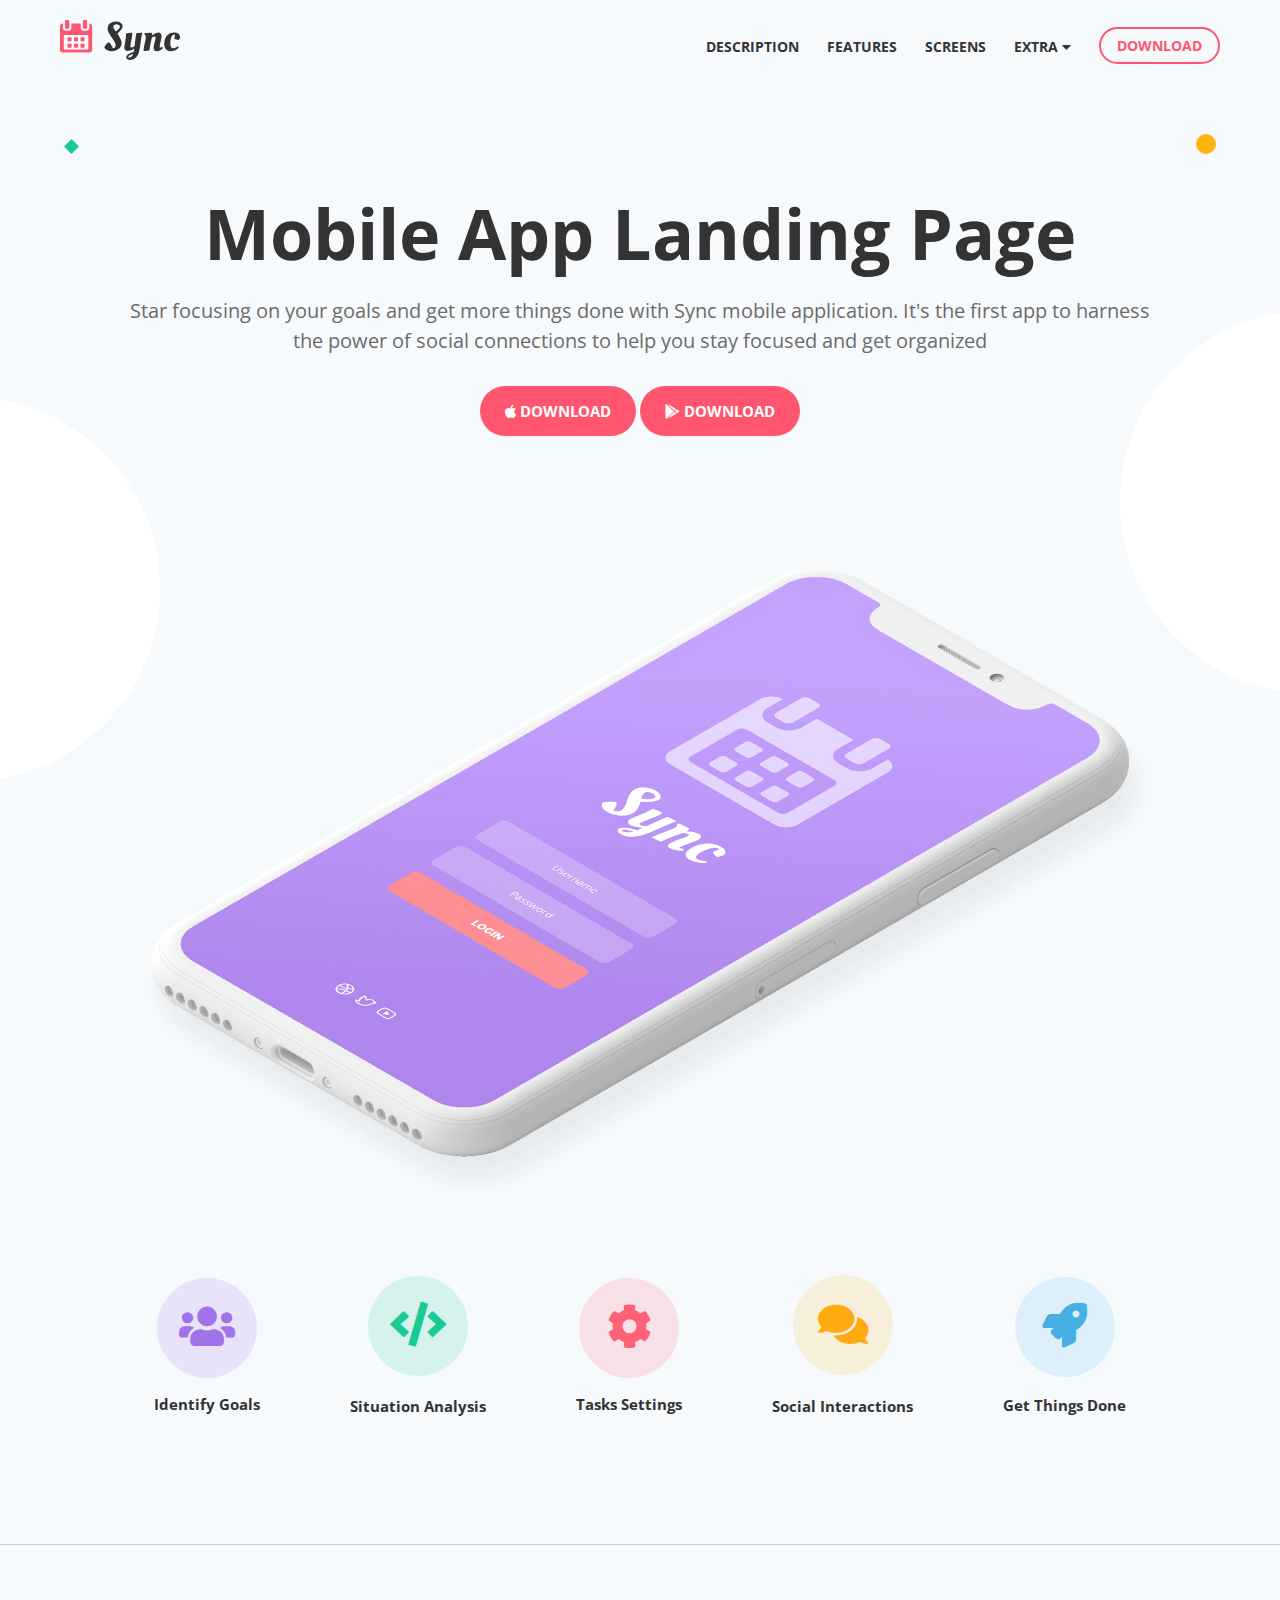
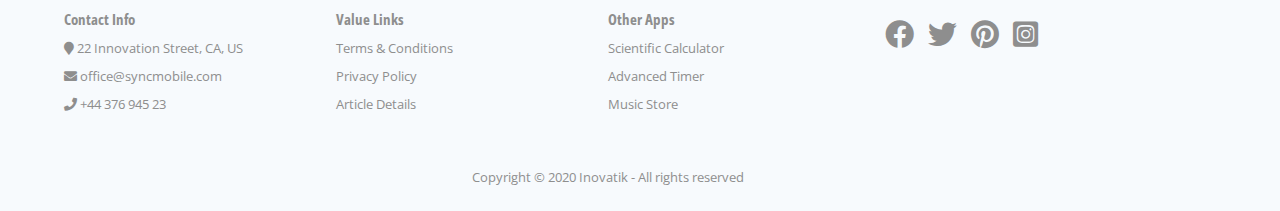
<file: index.html>
<!DOCTYPE html>
<html lang="en">

<head>
    <meta charset="UTF-8">
    <meta name="viewport" content="width=device-width, initial-scale=1.0">
    <title>Réplica web individual</title>
    <link rel="stylesheet" href="/config/styles/styles.css">
    <link rel="preconnect" href="https://fonts.googleapis.com">
    <link rel="preconnect" href="https://fonts.gstatic.com" crossorigin>
    <link
        href="https://fonts.googleapis.com/css2?family=Oleo+Script&family=Open+Sans:ital,wght@0,400;0,700;1,400&display=swap"
        rel="stylesheet">
    <link rel="stylesheet" href="https://use.fontawesome.com/releases/v5.12.1/css/all.css" crossorigin="anonymous">
    <link rel="icon" type="image/png" sizes="32x32" href="/src/assets/images/favicon.png" />
</head>

<body>

    <header>

        <div id="logo-name">
            <a href="../../index.html"> <img id="logo" src="/src/assets/images/logo.svg" alt="Calendar logo Sync"> </a>
        </div>

        <nav class="nav" id="nav">
            <section class="close-button-section">
                <button class="close" id="close">
                    <i class="fa fa-times"></i>
                </button>
            </section>
            <section class="nav-content-section">
                <ul class="nav-list">
                    <li><a href="/src/pages/description.html">DESCRIPTION</a></li>
                    <li><a href="#">FEATURES</a></li>
                    <li><a href="/src/pages/screens.html">SCREENS</a></li>
                    <li>
                        <div class="drop-down-menu">
                            <button class="drop-down-button">
                                EXTRA
                                <i class="fa fa-caret-down"></i>
                            </button>
                            <div class="drop-down-menu-content">
                                <a href="#">ARTICLE DETAILS</a>
                                <a href="#">TERMS CONDITION</a>
                                <a href="#">PRIVACY POLICY</a>
                            </div>
                        </div>
                    </li>
                </ul>
                <button class="button-border"><a target="_blank" href="https://factoriaf5.org/">DOWNLOAD</a></button>
            </section>
        </nav>

        <button class="open" id="open">
            <i class="fa fa-bars"></i>
        </button>
    </header>

    <main>
        <article id="home-page">
            <div class="images-background">
                <div class="image-green-diamond">
                    <img src="/src/assets/images/decorative-green-diamond.svg" alt="green diamond">
                </div>
                <div class="image-yellow-circle">
                    <img src="/src/assets/images/decorative-yellow-circle.svg" alt="yellow circle">
                </div>
            </div>
            <section id="home-page-info">
                <h1>Mobile App Landing Page</h1>
                <p>Star focusing on your goals and get more things done with Sync mobile application. It's
                    the first app to harness the power of social connections to help you stay focused and get
                    organized</p>
                <div id="buttons">
                    <button class="button-color">
                        <a href="https://femcoders.factoriaf5.org/" target="_blank">
                            <i class="fab fa-apple"></i>
                            DOWNLOAD
                            <span></span>
                        </a>
                    </button>
                    <button class="button-color">
                        <a href="https://www.somosf5.org/" target="_blank">
                            <i class="fab fa-google-play"></i>
                            DOWNLOAD
                            <span></span>
                        </a>
                    </button>
                </div>
            </section>

            <section id="img-info">
                <img id="iphone" src="/src/assets/images/header-iphone.png" alt="iphone whit the app">
            </section>

            <section id="app-properties">

                <div class="property">
                    <div class="property-container" id="users">
                        <i class="fa fa-users"></i>
                    </div>
                    <p>Identify Goals</p>
                </div>

                <div class="property">
                    <div class="property-container" id="code">
                        <i class="fa fa-code"></i>
                    </div>
                    <p>Situation Analysis</p>
                </div>

                <div class="property">
                    <div class="property-container" id="cog">
                        <i class="fa fa-cog"></i>
                    </div>
                    <p>Tasks Settings</p>
                </div>

                <div class="property">
                    <div class="property-container" id="comments">
                        <i class="fa fa-comments"></i>
                    </div>
                    <p>Social Interactions</p>
                </div>

                <div class="property">
                    <div class="property-container" id="rocket">
                        <i class="fa fa-rocket"></i>
                    </div>
                    <p>Get Things Done</p>
                </div>

            </section>

        </article>
    </main>

    <script src="/src/assets/js/header.js"></script>
</body>

<footer>
    <div class="footer-container">
        <div class="footer-row">

            <div class="footer-col">
                <h3>Contact Info</h3>
                <ul>
                    <li>
                        <a href="#">
                            <i class="fa fa-map-marker" aria-hidden="true"></i>
                            22 Innovation Street, CA, US
                        </a>
                    </li>
                    <li>
                        <a href="#">
                            <i class="fa fa-envelope" aria-hidden="true"></i>
                            office@syncmobile.com
                        </a>
                    </li>
                    <li>
                        <a href="#">
                            <i class="fa fa-phone" aria-hidden="true"></i>
                            +44 376 945 23
                        </a>
                    </li>
                </ul>
            </div>

            <div class="footer-col">
                <h3>Value Links</h3>
                <ul>
                    <li><a href="">Terms & Conditions</a></li>
                    <li><a href="">Privacy Policy</a></li>
                    <li><a href="">Article Details</a></li>
                </ul>
            </div>

            <div class="footer-col">
                <h3>Other Apps</h3>
                <ul>
                    <li><a href="">Scientific Calculator</a></li>
                    <li><a href="">Advanced Timer</a></li>
                    <li><a href="">Music Store</a></li>
                </ul>
            </div>

            <div class="footer-col">
                <div class="social-links">
                    <a href="https://www.facebook.com/" target="_blank"><i class="fab fa-facebook"
                            aria-hidden="true"></i></a>
                    <a href="https://twitter.com/" target="_blank"><i class="fab fa-twitter" aria-hidden="true"></i></a>
                    <a href="https://www.pinterest.es/" target="_blank"><i class="fab fa-pinterest"
                            aria-hidden="true"></i></a>
                    <a href="https://www.instagram.com/" target="_blank"><i class="fab fa-instagram-square"
                            aria-hidden="true"></i></a>
                </div>
            </div>

        </div>
    </div>

    <section class="copyright">
        <div class="copyright-container">
            <p>Copyright © 2020 Inovatik - All rights reserved</p>
        </div>
    </section>
</footer>


</html>
</file>
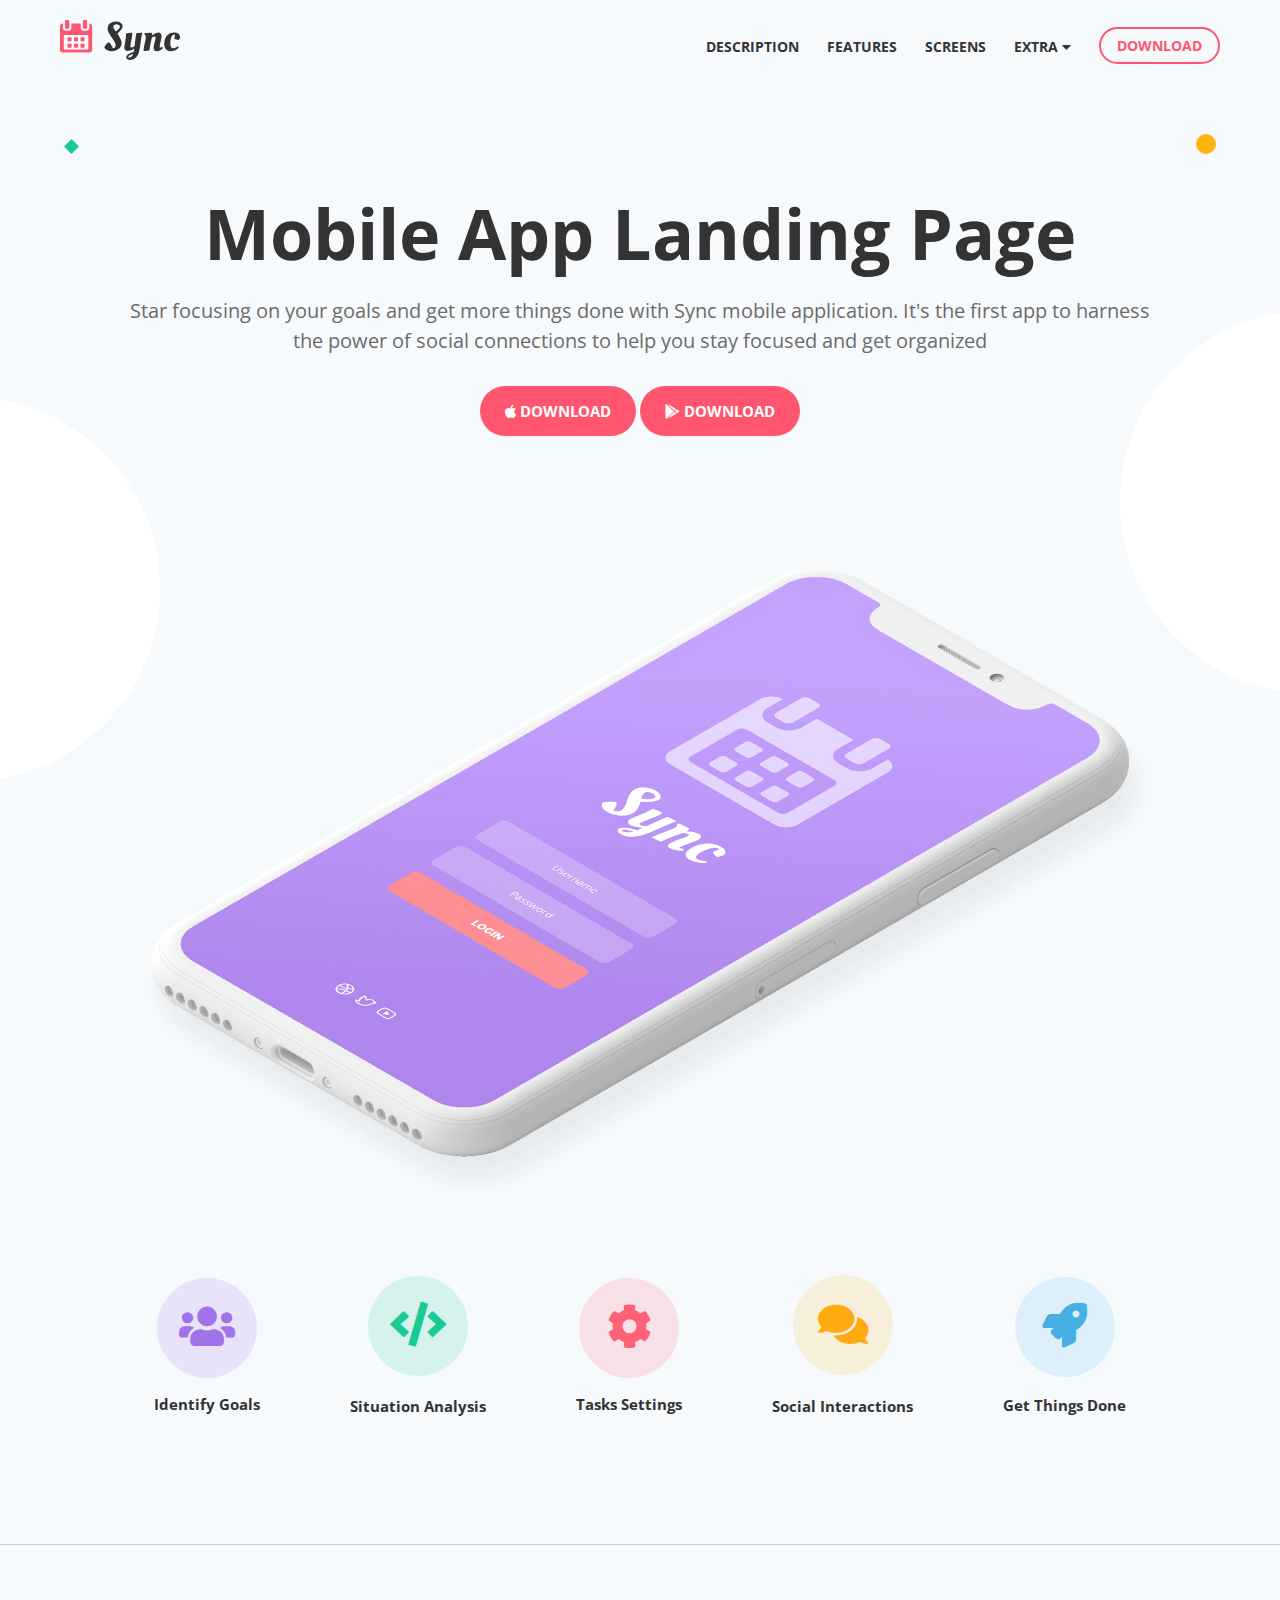
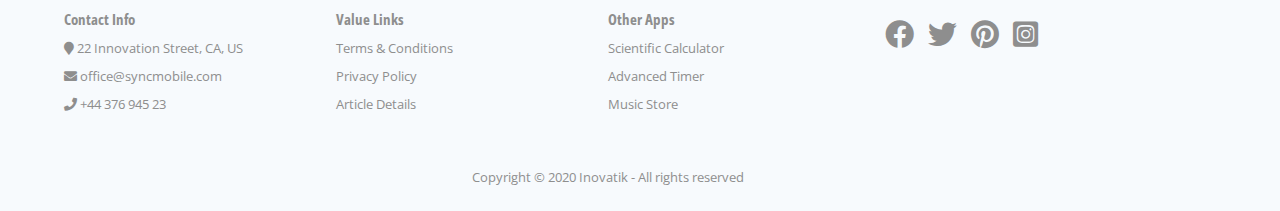
<file: src/index.html>
<!DOCTYPE html>
<html lang="en">

<head>
    <meta charset="UTF-8">
    <meta name="viewport" content="width=device-width, initial-scale=1.0">
    <title>Réplica web individual</title>
    <link rel="stylesheet" href="/config/styles/styles.css">
    <link rel="preconnect" href="https://fonts.googleapis.com">
    <link rel="preconnect" href="https://fonts.gstatic.com" crossorigin>
    <link
        href="https://fonts.googleapis.com/css2?family=Oleo+Script&family=Open+Sans:ital,wght@0,400;0,700;1,400&display=swap"
        rel="stylesheet">
    <link rel="stylesheet" href="https://use.fontawesome.com/releases/v5.12.1/css/all.css" crossorigin="anonymous">
    <link rel="icon" type="image/png" sizes="32x32" href="/src/assets/images/favicon.png" />
</head>

<body>

    <header>

        <div id="logo-name">
            <a href="/src/index.html"> <img id="logo" src="/src/assets/images/logo.svg" alt="Calendar logo Sync"> </a>
        </div>

        <nav class="nav" id="nav">
            <section class="close-button-section">
                <button class="close" id="close">
                    <i class="fa fa-times"></i>
                </button>
            </section>
            <section class="nav-content-section">
                <ul class="nav-list">
                    <li><a href="/src/pages/description.html">DESCRIPTION</a></li>
                    <li><a href="#">FEATURES</a></li>
                    <li><a href="/src/pages/screens.html">SCREENS</a></li>
                    <li>
                        <div class="drop-down-menu">
                            <button class="drop-down-button">
                                EXTRA
                                <i class="fa fa-caret-down"></i>
                            </button>
                            <div class="drop-down-menu-content">
                                <a href="#">ARTICLE DETAILS</a>
                                <a href="#">TERMS CONDITION</a>
                                <a href="#">PRIVACY POLICY</a>
                            </div>
                        </div>
                    </li>
                </ul>
                <button class="button-border"><a target="_blank" href="https://factoriaf5.org/">DOWNLOAD</a></button>
            </section>
        </nav>

        <button class="open" id="open">
            <i class="fa fa-bars"></i>
        </button>
    </header>

    <main>
        <article id="home-page">
            <div class="images-background">
                <div class="image-green-diamond">
                    <img src="/src/assets/images/decorative-green-diamond.svg" alt="green diamond">
                </div>
                <div class="image-yellow-circle">
                    <img src="/src/assets/images/decorative-yellow-circle.svg" alt="yellow circle">
                </div>
            </div>
            <section id="home-page-info">
                <h1>Mobile App Landing Page</h1>
                <p>Star focusing on your goals and get more things done with Sync mobile application. It's
                    the first app to harness the power of social connections to help you stay focused and get
                    organized</p>
                <div id="buttons">
                    <button class="button-color">
                        <a href="https://femcoders.factoriaf5.org/" target="_blank">
                            <i class="fab fa-apple"></i>
                            DOWNLOAD
                            <span></span>
                        </a>
                    </button>
                    <button class="button-color">
                        <a href="https://www.somosf5.org/" target="_blank">
                            <i class="fab fa-google-play"></i>
                            DOWNLOAD
                            <span></span>
                        </a>
                    </button>
                </div>
            </section>

            <section id="img-info">
                <img id="iphone" src="/src/assets/images/header-iphone.png" alt="iphone whit the app">
            </section>

            <section id="app-properties">

                <div class="property">
                    <div class="property-container" id="users">
                        <i class="fa fa-users"></i>
                    </div>
                    <p>Identify Goals</p>
                </div>

                <div class="property">
                    <div class="property-container" id="code">
                        <i class="fa fa-code"></i>
                    </div>
                    <p>Situation Analysis</p>
                </div>

                <div class="property">
                    <div class="property-container" id="cog">
                        <i class="fa fa-cog"></i>
                    </div>
                    <p>Tasks Settings</p>
                </div>

                <div class="property">
                    <div class="property-container" id="comments">
                        <i class="fa fa-comments"></i>
                    </div>
                    <p>Social Interactions</p>
                </div>

                <div class="property">
                    <div class="property-container" id="rocket">
                        <i class="fa fa-rocket"></i>
                    </div>
                    <p>Get Things Done</p>
                </div>

            </section>

        </article>
    </main>

    <script src="/src/assets/js/header.js"></script>
</body>

<footer>
    <div class="footer-container">
        <div class="footer-row">

            <div class="footer-col">
                <h3>Contact Info</h3>
                <ul>
                    <li>
                        <a href="#">
                            <i class="fa fa-map-marker" aria-hidden="true"></i>
                            22 Innovation Street, CA, US
                        </a>
                    </li>
                    <li>
                        <a href="#">
                            <i class="fa fa-envelope" aria-hidden="true"></i>
                            office@syncmobile.com
                        </a>
                    </li>
                    <li>
                        <a href="#">
                            <i class="fa fa-phone" aria-hidden="true"></i>
                            +44 376 945 23
                        </a>
                    </li>
                </ul>
            </div>

            <div class="footer-col">
                <h3>Value Links</h3>
                <ul>
                    <li><a href="">Terms & Conditions</a></li>
                    <li><a href="">Privacy Policy</a></li>
                    <li><a href="">Article Details</a></li>
                </ul>
            </div>

            <div class="footer-col">
                <h3>Other Apps</h3>
                <ul>
                    <li><a href="">Scientific Calculator</a></li>
                    <li><a href="">Advanced Timer</a></li>
                    <li><a href="">Music Store</a></li>
                </ul>
            </div>

            <div class="footer-col">
                <div class="social-links">
                    <a href="https://www.facebook.com/" target="_blank"><i class="fab fa-facebook"
                            aria-hidden="true"></i></a>
                    <a href="https://twitter.com/" target="_blank"><i class="fab fa-twitter" aria-hidden="true"></i></a>
                    <a href="https://www.pinterest.es/" target="_blank"><i class="fab fa-pinterest"
                            aria-hidden="true"></i></a>
                    <a href="https://www.instagram.com/" target="_blank"><i class="fab fa-instagram-square"
                            aria-hidden="true"></i></a>
                </div>
            </div>

        </div>
    </div>

    <section class="copyright">
        <div class="copyright-container">
            <p>Copyright © 2020 Inovatik - All rights reserved</p>
        </div>
    </section>
</footer>


</html>
</file>
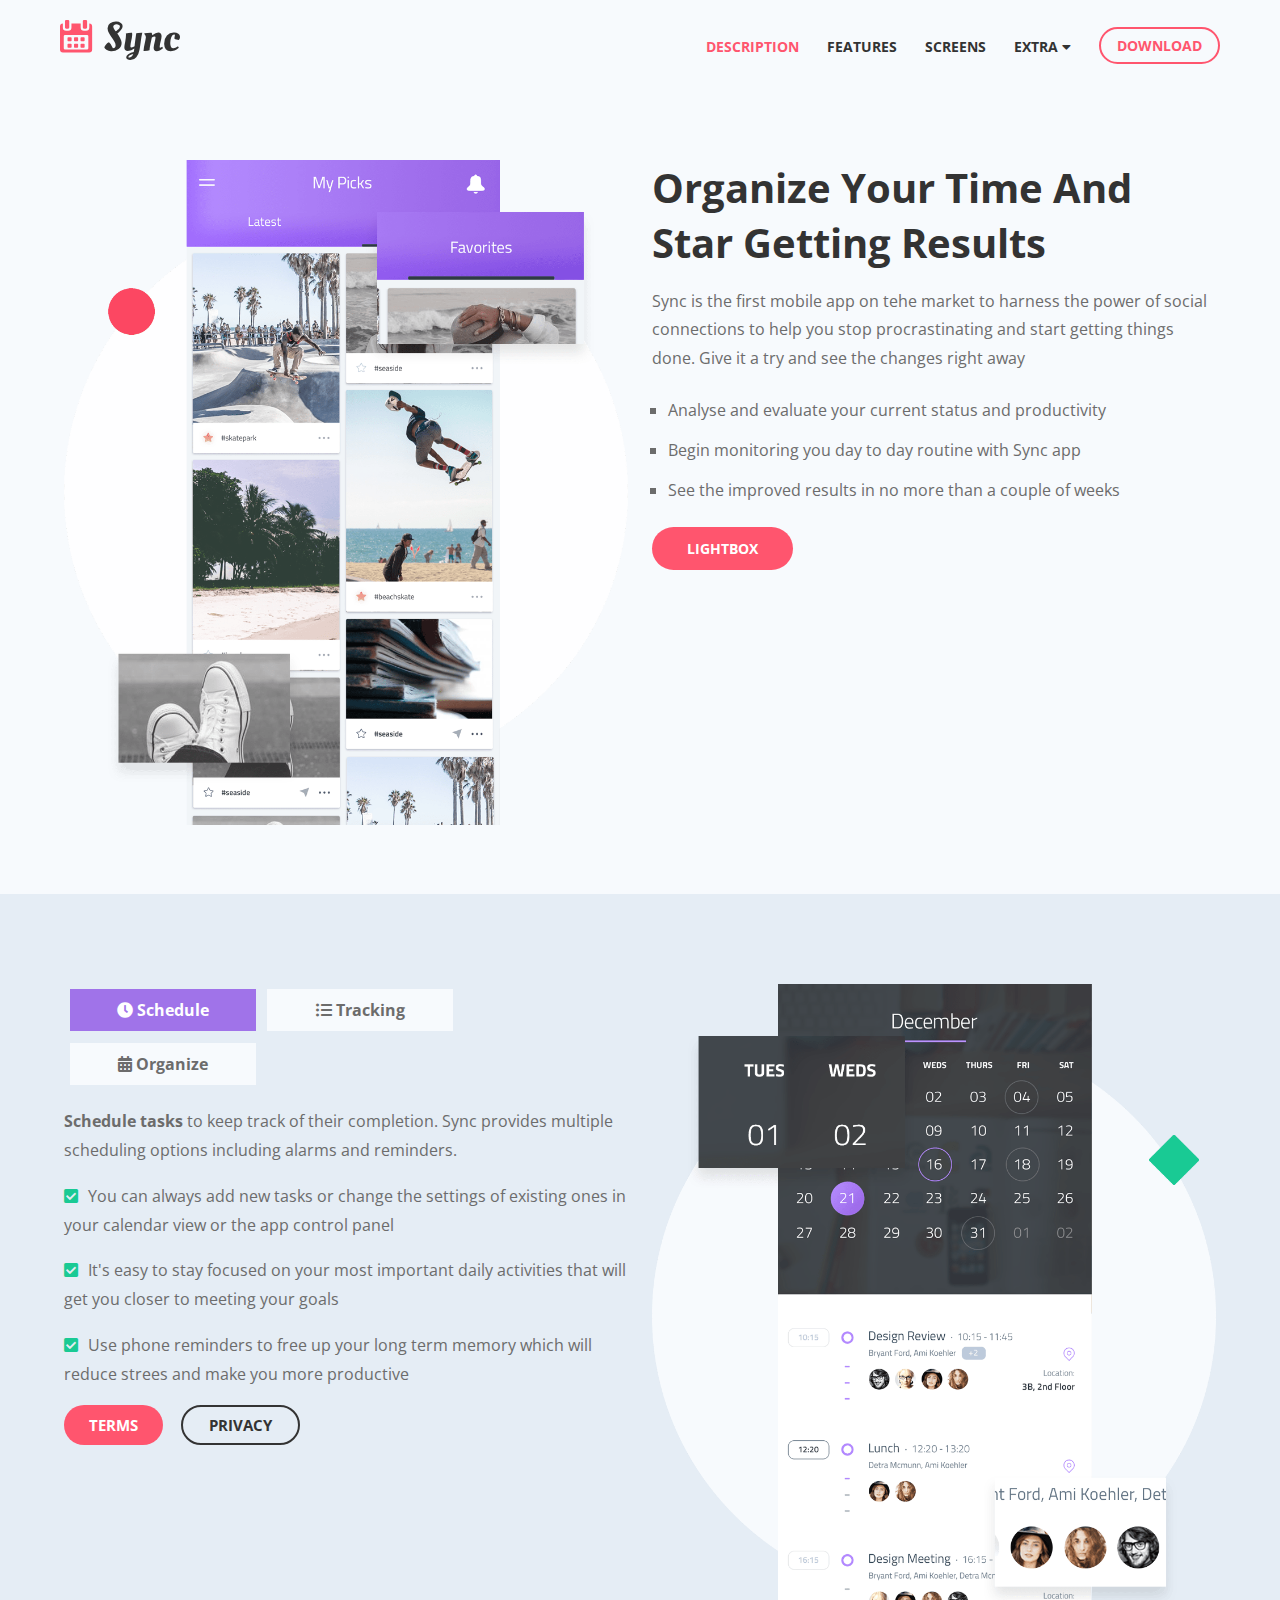
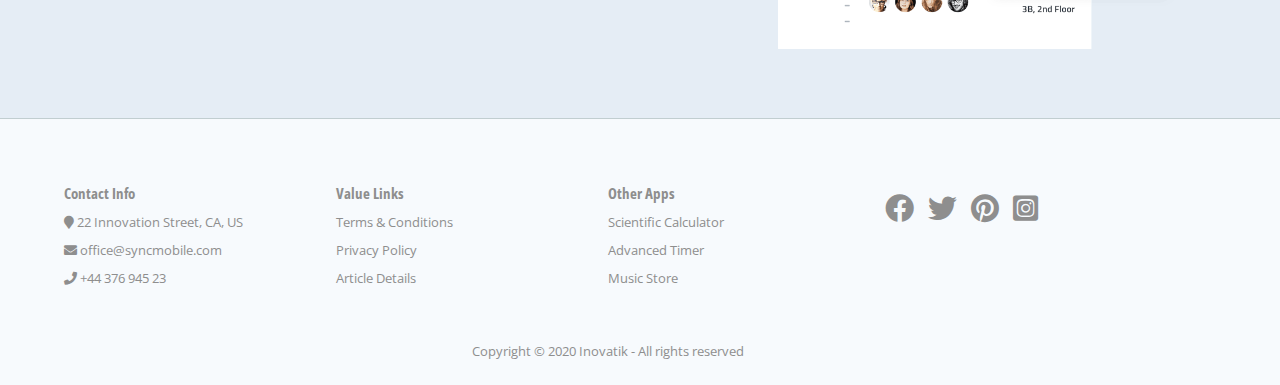
<file: src/pages/description.html>
<!DOCTYPE html>
<html lang="en">

<head>
    <meta charset="UTF-8">
    <meta name="viewport" content="width=device-width, initial-scale=1.0">
    <title>Réplica web individual</title>
    <link rel="stylesheet" href="/config/styles/styles.css">
    <link rel="preconnect" href="https://fonts.googleapis.com">
    <link rel="preconnect" href="https://fonts.gstatic.com" crossorigin>
    <link
        href="https://fonts.googleapis.com/css2?family=Oleo+Script&family=Open+Sans:ital,wght@0,400;0,700;1,400&display=swap"
        rel="stylesheet">
    <link rel="stylesheet" href="https://use.fontawesome.com/releases/v5.12.1/css/all.css" crossorigin="anonymous">
    <link rel="icon" type="image/png" sizes="32x32" href="/src/assets/images/favicon.png" />
</head>

<body>

    <header>

        <div id="logo-name">
            <a href="../../index.html"> <img id="logo" src="/src/assets/images/logo.svg" alt="Calendar logo Sync"> </a>
        </div>

        <nav class="nav" id="nav">
            <section class="close-button-section">
                <button class="close" id="close">
                    <i class="fa fa-times"></i>
                </button>
            </section>
            <section class="nav-content-section">
                <ul class="nav-list">
                    <li><a class="nav-list-description" href="/src/pages/description.html">DESCRIPTION</a></li>
                    <li><a href="#">FEATURES</a></li>
                    <li><a href="/src/pages/screens.html">SCREENS</a></li>
                    <li>
                        <div class="drop-down-menu">
                            <button class="drop-down-button">
                                EXTRA
                                <i class="fa fa-caret-down"></i>
                            </button>
                            <div class="drop-down-menu-content">
                                <a href="#">ARTICLE DETAILS</a>
                                <a href="#">TERMS CONDITION</a>
                                <a href="#">PRIVACY POLICY</a>
                            </div>
                        </div>
                    </li>
                </ul>
                <button class="button-border"><a target="_blank" href="https://factoriaf5.org/">DOWNLOAD</a></button>
            </section>
        </nav>

        <button class="open" id="open">
            <i class="fa fa-bars"></i>
        </button>
    </header>

    <main>

        <section class="organize">
            <div class="organize-img">
                <img src="/src/assets/images/description-1-app.png" alt="view of my photo gallery">
            </div>
            <section class="organize-info">
                <h2>Organize Your Time And Star Getting Results</h2>
                <p>Sync is the first mobile app on tehe market to harness the power of social connections to help you
                    stop procrastinating and start getting things done. Give it a try and see the changes right away
                </p>
                <div class="organize-list">
                    <ul type="square">
                        <li>Analyse and evaluate your current status and productivity</li>
                        <li>Begin monitoring you day to day routine with Sync app</li>
                        <li>See the improved results in no more than a couple of weeks</li>
                    </ul>
                </div>
                <button class="button-color"><a href="https://femcoders.factoriaf5.org/" target="_blank">LIGHTBOX</a></button>
            </section>
        </section>

        <section class="schedule">
            <section class="schedule-info">
                <div class="schedule-buttons">
                    <button class="square-button square-button-color"> 
                        <a href="">
                            <i class="fa fa-clock" aria-hidden="true"></i>
                            Schedule
                        </a>
                    </button>
                    <button class="square-button">
                        <a href="">
                            <i class="fa fa-list-ul" aria-hidden="true"></i>
                            Tracking
                        </a>
                    </button>
                    <button class="square-button">
                        <a href="">
                            <i class="fa fa-calendar-alt" aria-hidden="true"></i>
                            Organize
                        </a>
                    </button>
                </div>
                <div class="schedule-p">
                    <p><b>Schedule tasks</b> to keep track of their completion. Sync provides multiple scheduling options including alarms and reminders.</p>
                    <p>
                        <i class="fa fa-check-square" aria-hidden="true"></i>
                        You can always add new tasks or change the settings of existing ones in your calendar view or the app control panel
                    </p>
                    <p>
                        <i class="fa fa-check-square" aria-hidden="true"></i>
                        It's easy to stay focused on your most important daily activities that will get you closer to meeting your goals
                    </p>
                    <p>
                        <i class="fa fa-check-square" aria-hidden="true"></i>
                        Use phone reminders to free up your long term memory which will reduce strees and make you more productive
                    </p>
                </div>
                <button class="button-color"><a href="https://www.somosf5.org/" target="_blank">TERMS</a></button>
                <button class="button-border"><a href="https://www.somosf5.org/" target="_blank">PRIVACY</a></button>
            </section>
             <div class="schedule-img">
                <img src="/src/assets/images/description-2-app.png" alt="view of my calendar">
            </div>
        </section>
    </main>

    <script src="/src/assets/js/header.js"></script>
</body>

<footer>
    <div class="footer-container">
        <div class="footer-row">

            <div class="footer-col">
                <h3>Contact Info</h3>
                <ul>
                    <li>
                        <a href="#">
                            <i class="fa fa-map-marker" aria-hidden="true"></i>
                            22 Innovation Street, CA, US
                        </a>
                    </li>
                    <li>
                        <a href="#">
                            <i class="fa fa-envelope" aria-hidden="true"></i>
                            office@syncmobile.com
                        </a>
                    </li>
                    <li>
                        <a href="#">
                            <i class="fa fa-phone" aria-hidden="true"></i>
                            +44 376 945 23
                        </a>
                    </li>
                </ul>
            </div>

            <div class="footer-col">
                <h3>Value Links</h3>
                <ul>
                    <li><a href="">Terms & Conditions</a></li>
                    <li><a href="">Privacy Policy</a></li>
                    <li><a href="">Article Details</a></li>
                </ul>
            </div>

            <div class="footer-col">
                <h3>Other Apps</h3>
                <ul>
                    <li><a href="">Scientific Calculator</a></li>
                    <li><a href="">Advanced Timer</a></li>
                    <li><a href="">Music Store</a></li>
                </ul>
            </div>

            <div class="footer-col">
                <div class="social-links">
                    <a href="https://www.facebook.com/" target="_blank"><i class="fab fa-facebook"
                            aria-hidden="true"></i></a>
                    <a href="https://twitter.com/" target="_blank"><i class="fab fa-twitter" aria-hidden="true"></i></a>
                    <a href="https://www.pinterest.es/" target="_blank"><i class="fab fa-pinterest"
                            aria-hidden="true"></i></a>
                    <a href="https://www.instagram.com/" target="_blank"><i class="fab fa-instagram-square"
                            aria-hidden="true"></i></a>
                </div>
            </div>

        </div>
    </div>
    <section class="copyright">
        <div class="copyright-container">
            <p>Copyright © 2020 Inovatik - All rights reserved</p>
        </div>
    </section>
</footer>

</html>
</file>
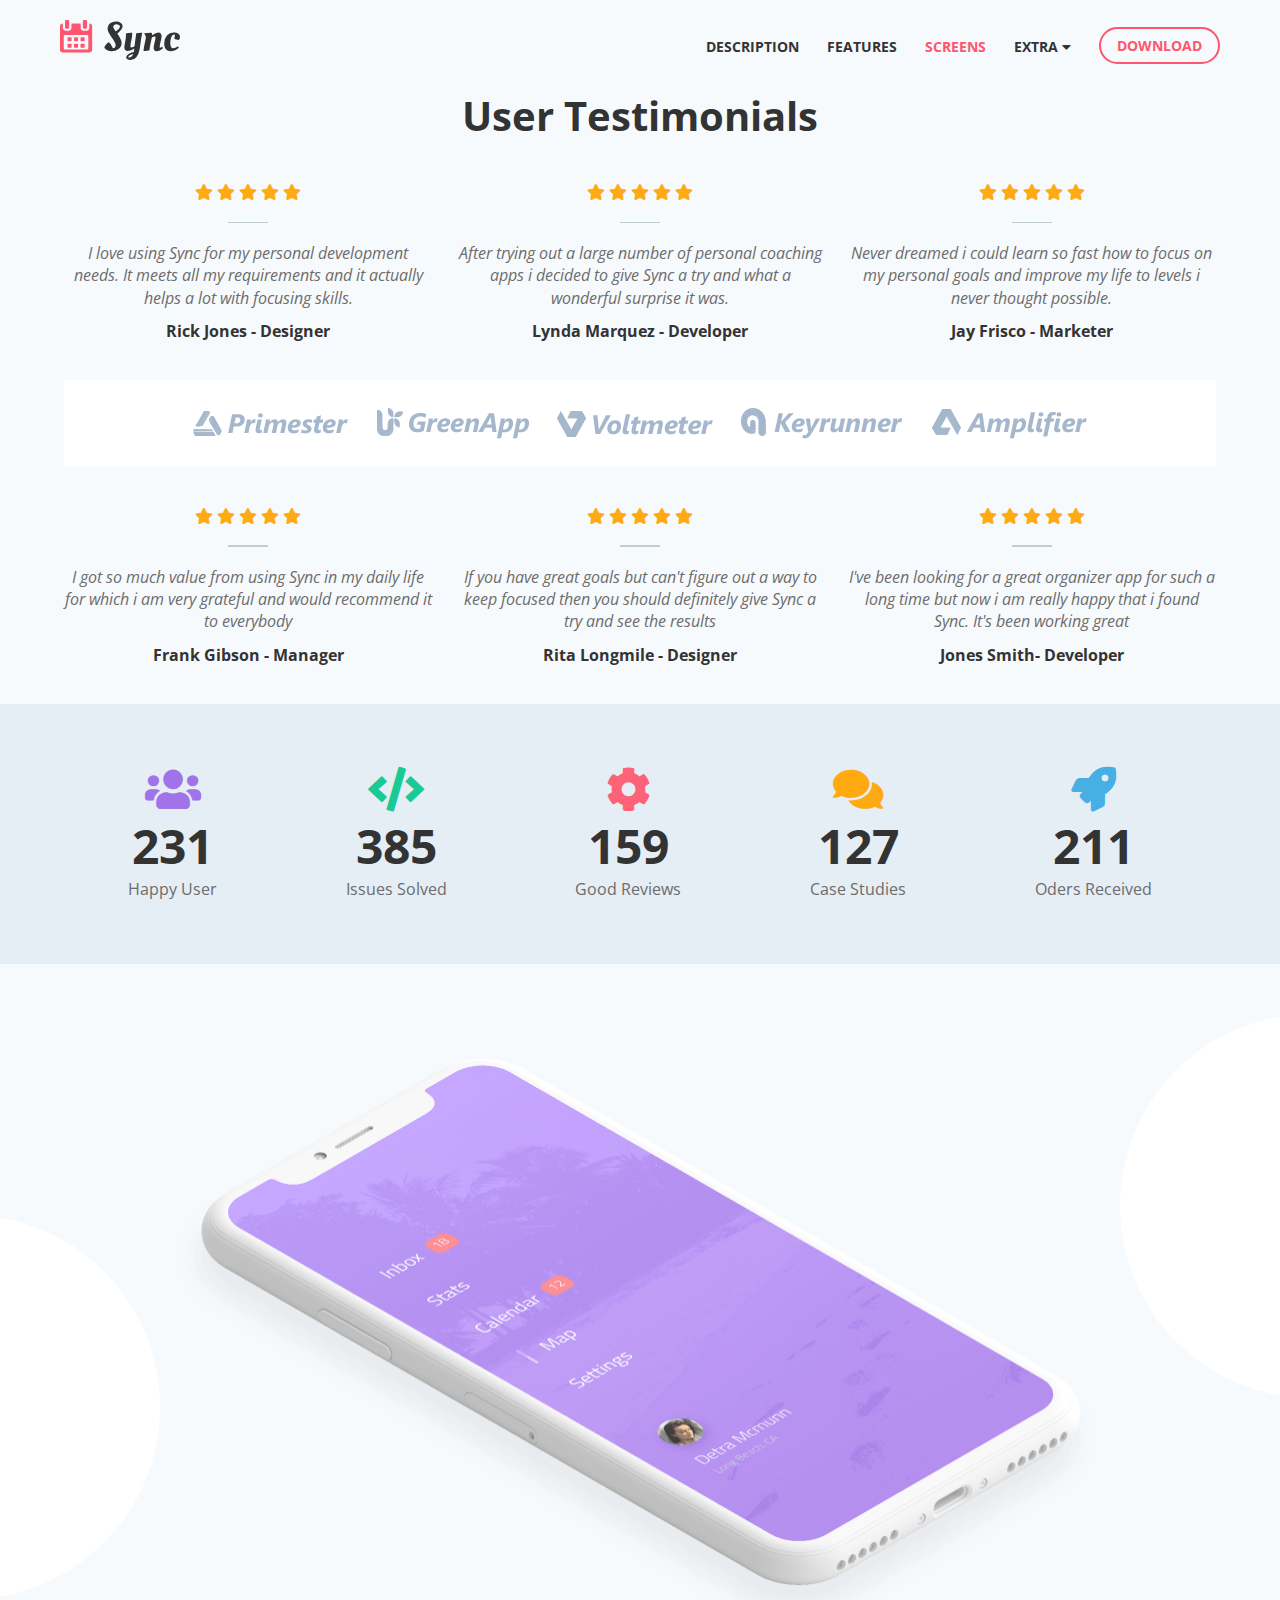
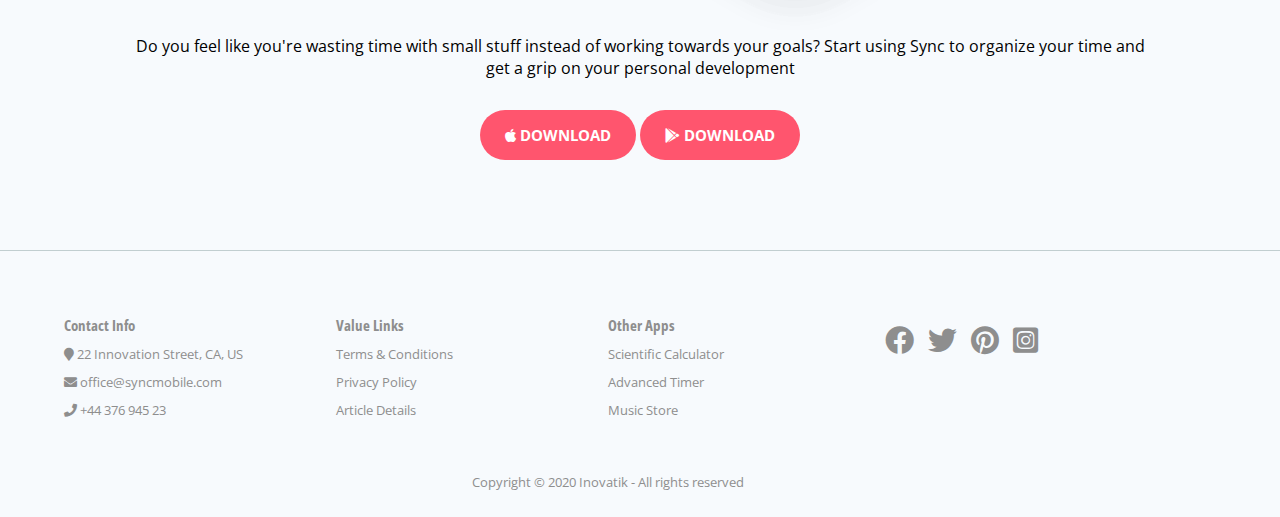
<file: src/pages/screens.html>
<!DOCTYPE html>
<html lang="en">

<head>
    <meta charset="UTF-8">
    <meta name="viewport" content="width=device-width, initial-scale=1.0">
    <title>Réplica web individual</title>
    <link rel="stylesheet" href="/config/styles/styles.css">
    <link rel="preconnect" href="https://fonts.googleapis.com">
    <link rel="preconnect" href="https://fonts.gstatic.com" crossorigin>
    <link
        href="https://fonts.googleapis.com/css2?family=Oleo+Script&family=Open+Sans:ital,wght@0,400;0,700;1,400&display=swap"
        rel="stylesheet">
    <link rel="stylesheet" href="https://use.fontawesome.com/releases/v5.12.1/css/all.css" crossorigin="anonymous">
    <link rel="icon" type="image/png" sizes="32x32" href="/src/assets/images/favicon.png" />
</head>

<body>

    <header>

        <div id="logo-name">
            <a href="../../index.html"> <img id="logo" src="/src/assets/images/logo.svg" alt="Calendar logo Sync"> </a>
        </div>

        <nav class="nav" id="nav">
            <section class="close-button-section">
                <button class="close" id="close">
                    <i class="fa fa-times"></i>
                </button>
            </section>
            <section class="nav-content-section">
                <ul class="nav-list">
                    <li><a href="/src/pages/description.html">DESCRIPTION</a></li>
                    <li><a href="#">FEATURES</a></li>
                    <li><a class="nav-list-screens" href="/src/pages/screens.html">SCREENS</a></li>
                    <li>
                        <div class="drop-down-menu">
                            <button class="drop-down-button">
                                EXTRA
                                <i class="fa fa-caret-down"></i>
                            </button>
                            <div class="drop-down-menu-content">
                                <a href="#">ARTICLE DETAILS</a>
                                <a href="#">TERMS CONDITION</a>
                                <a href="#">PRIVACY POLICY</a>
                            </div>
                        </div>
                    </li>
                </ul>
                <button class="button-border"><a target="_blank" href="https://factoriaf5.org/">DOWNLOAD</a></button>
            </section>
        </nav>

        <button class="open" id="open">
            <i class="fa fa-bars"></i>
        </button>
    </header>

    <main>

        <article class="users-testimonials">

            <div class="section-title">
                <h2>User Testimonials</h2>
            </div>

            <section class="testimonials">
                <div class="users">
                    <section class="user">
                        <div class="starts">
                            <i class="fa fa-star"></i>
                            <i class="fa fa-star"></i>
                            <i class="fa fa-star"></i>
                            <i class="fa fa-star"></i>
                            <i class="fa fa-star"></i>
                        </div>
                        <div class="border"></div>
                        <p class="opinion">I love using Sync for my personal development needs. It meets all my
                            requirements
                            and it actually helps a lot with focusing skills.</p>
                        <p class="name">Rick Jones - Designer</p>
                    </section>

                    <section class="user">
                        <div class="starts">
                            <i class="fa fa-star"></i>
                            <i class="fa fa-star"></i>
                            <i class="fa fa-star"></i>
                            <i class="fa fa-star"></i>
                            <i class="fa fa-star"></i>
                        </div>
                        <div class="border"></div>
                        <p class="opinion">After trying out a large number of personal coaching apps i decided to give
                            Sync
                            a try and what a wonderful surprise it was.</p>
                        <p class="name">Lynda Marquez - Developer</p>
                    </section>

                    <section class="user">
                        <div class="starts">
                            <i class="fa fa-star"></i>
                            <i class="fa fa-star"></i>
                            <i class="fa fa-star"></i>
                            <i class="fa fa-star"></i>
                            <i class="fa fa-star"></i>
                        </div>
                        <div class="border"></div>
                        <p class="opinion">Never dreamed i could learn so fast how to focus on my personal goals and
                            improve
                            my life to levels i never thought possible.</p>
                        <p class="name">Jay Frisco - Marketer</p>
                    </section>
                </div>
            </section>

            <section class="customers-logo">
                <div class="customers-images">
                    <img src="/src/assets/images/customer-logo-1.png" alt="logo of primester">
                    <img src="/src/assets/images/customer-logo-2.png" alt="logo of green app">
                    <img src="/src/assets/images/customer-logo-3.png" alt="logo of voltmeter">
                    <img src="/src/assets/images/customer-logo-4.png" alt="logo of keyrunner">
                    <img src="/src/assets/images/customer-logo-5.png" alt="logo of amplifier">
                </div>
            </section>

            <section class="testimonials">
                <div class="users">
                    <section class="user">
                        <div class="starts">
                            <i class="fa fa-star"></i>
                            <i class="fa fa-star"></i>
                            <i class="fa fa-star"></i>
                            <i class="fa fa-star"></i>
                            <i class="fa fa-star"></i>
                        </div>
                        <div class="border"></div>
                        <p class="opinion">I got so much value from using Sync in my daily life for which i am very
                            grateful
                            and would recommend it to everybody</p>
                        <p class="name">Frank Gibson - Manager</p>
                    </section>

                    <section class="user">
                        <div class="starts">
                            <i class="fa fa-star"></i>
                            <i class="fa fa-star"></i>
                            <i class="fa fa-star"></i>
                            <i class="fa fa-star"></i>
                            <i class="fa fa-star"></i>
                        </div>
                        <div class="border"></div>
                        <p class="opinion">If you have great goals but can't figure out a way to keep focused then you
                            should definitely give Sync a try and see the results</p>
                        <p class="name">Rita Longmile - Designer</p>
                    </section>

                    <section class="user">
                        <div class="starts">
                            <i class="fa fa-star"></i>
                            <i class="fa fa-star"></i>
                            <i class="fa fa-star"></i>
                            <i class="fa fa-star"></i>
                            <i class="fa fa-star"></i>
                        </div>
                        <div class="border"></div>
                        <p class="opinion">I've been looking for a great organizer app for such a long time but now i am
                            really happy that i found Sync. It's been working great</p>
                        <p class="name">Jones Smith- Developer</p>
                    </section>
                </div>
            </section>
        </article>

        <section class="testimonial-counter">
            <div class="counter-box">
                <div class="counter">
                    <i class="fa fa-users"></i>
                    <span class="number-counter">231</span>
                    <span>Happy User</span>
                </div>

                <div class="counter">
                    <i class="fa fa-code"></i>
                    <span class="number-counter">385</span>
                    <span>Issues Solved</span>
                </div>

                <div class="counter">
                    <i class="fa fa-cog"></i>
                    <span class="number-counter">159</span>
                    <span>Good Reviews</span>
                </div>

                <div class="counter">
                    <i class="fa fa-comments"></i>
                    <span class="number-counter">127</span>
                    <span>Case Studies</span>
                </div>

                <div class="counter">
                    <i class="fa fa-rocket"></i>
                    <span class="number-counter">211</span>
                    <span>Oders Received</span>
                </div>
            </div>

        </section>

        <article class="publicity">
            <div class="publicity-box">
                <section class="img-publicity">
                    <img src="/src/assets/images/download-iphone.png" alt="phone">
                </section>
                <section class="info-publicity">
                    <p>Do you feel like you're wasting time with small stuff instead of working towards your goals? Start using Sync to organize your time and get a grip on your personal development</p>
                    <div id="buttons">
                        <button class="button-color">
                            <a href="https://femcoders.factoriaf5.org/" target="_blank">
                                <i class="fab fa-apple"></i>
                                 DOWNLOAD 
                            </a>
                        </button>
                        <button class="button-color">
                            <a href="https://www.somosf5.org/" target="_blank">
                                <i class="fab fa-google-play"></i>
                                 DOWNLOAD 
                            </a>
                        </button>
                    </div>
                </section>
            </div>
        </article>

    </main>

    <script src="/src/assets/js/header.js"></script>
</body>

<footer>
    <div class="footer-container">
        <div class="footer-row">

            <div class="footer-col">
                <h3>Contact Info</h3>
                <ul>
                    <li>
                        <a href="#">
                            <i class="fa fa-map-marker" aria-hidden="true"></i>
                            22 Innovation Street, CA, US
                        </a>
                    </li>
                    <li>
                        <a href="#">
                            <i class="fa fa-envelope" aria-hidden="true"></i>
                            office@syncmobile.com
                        </a>
                    </li>
                    <li>
                        <a href="#">
                            <i class="fa fa-phone" aria-hidden="true"></i>
                            +44 376 945 23
                        </a>
                    </li>
                </ul>
            </div>

            <div class="footer-col">
                <h3>Value Links</h3>
                <ul>
                    <li><a href="">Terms & Conditions</a></li>
                    <li><a href="">Privacy Policy</a></li>
                    <li><a href="">Article Details</a></li>
                </ul>
            </div>

            <div class="footer-col">
                <h3>Other Apps</h3>
                <ul>
                    <li><a href="">Scientific Calculator</a></li>
                    <li><a href="">Advanced Timer</a></li>
                    <li><a href="">Music Store</a></li>
                </ul>
            </div>

            <div class="footer-col">
                <div class="social-links">
                    <a href="https://www.facebook.com/" target="_blank"><i class="fab fa-facebook"
                            aria-hidden="true"></i></a>
                    <a href="https://twitter.com/" target="_blank"><i class="fab fa-twitter" aria-hidden="true"></i></a>
                    <a href="https://www.pinterest.es/" target="_blank"><i class="fab fa-pinterest"
                            aria-hidden="true"></i></a>
                    <a href="https://www.instagram.com/" target="_blank"><i class="fab fa-instagram-square"
                            aria-hidden="true"></i></a>
                </div>
            </div>

        </div>
    </div>
    <section class="copyright">
        <div class="copyright-container">
            <p>Copyright © 2020 Inovatik - All rights reserved</p>
        </div>
    </section>
</footer>

</html>
</file>
<file: config/styles/styles.css>
@import url("/src/assets/css/global.css");
@import url("/src/assets/css/header.css");
@import url("/src/assets/css/home-page.css");
@import url("/src/assets/css/description.css");
@import url("/src/assets/css/screens.css");
@import url("/src/assets/css/footer.css");
</file>
